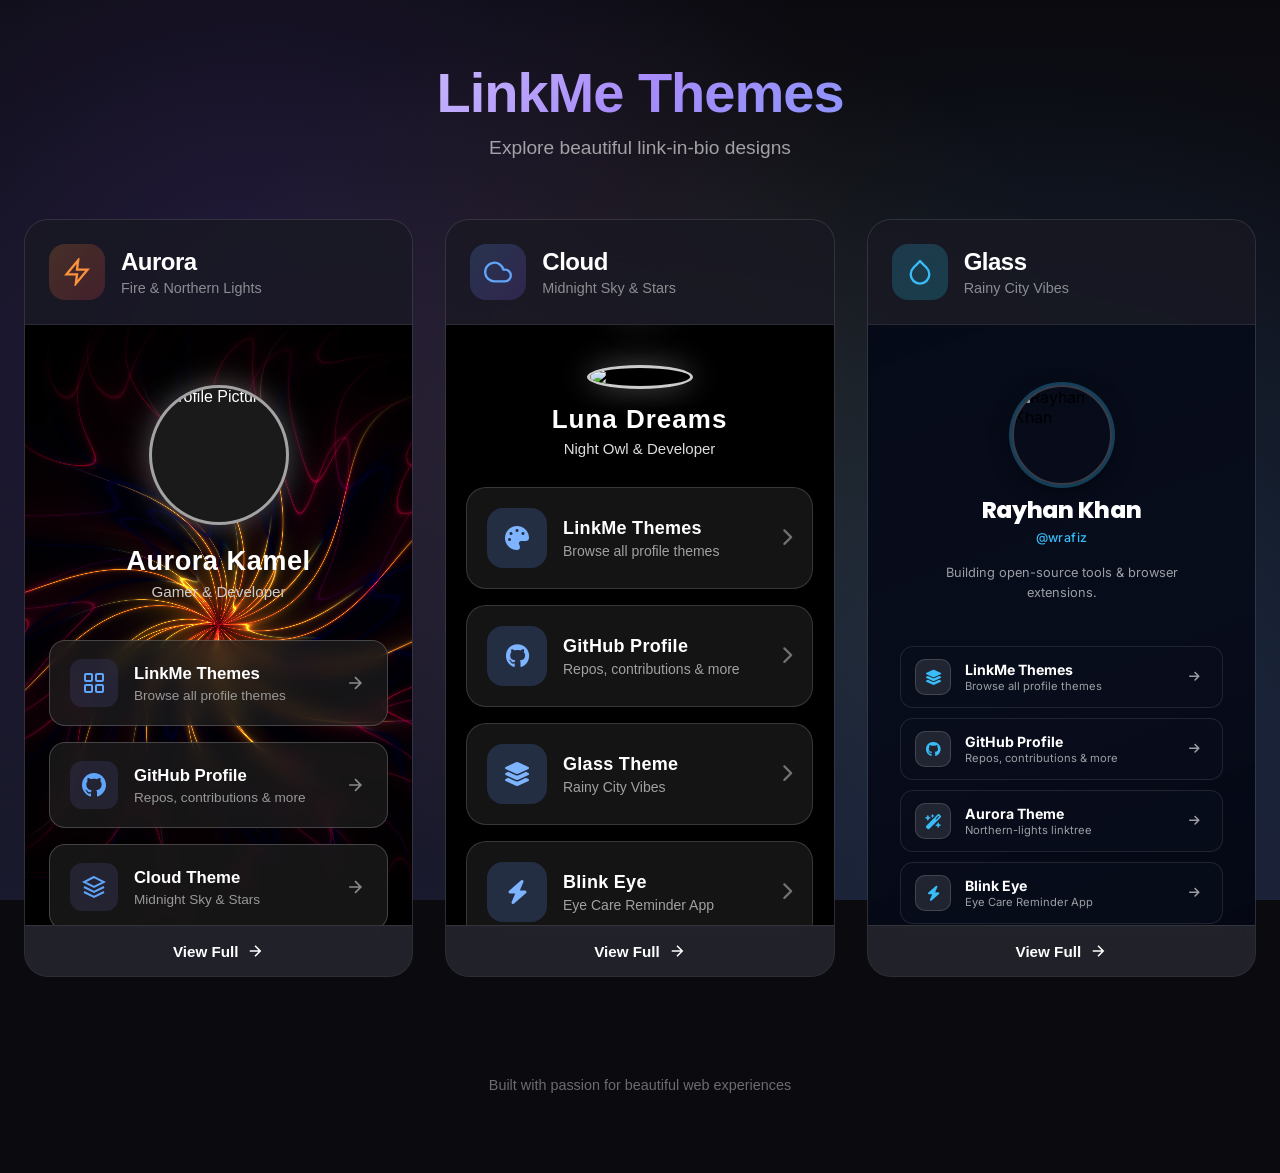
<file: index.html>
<!DOCTYPE html>
<html lang="en">
<head>
    <meta charset="UTF-8">
    <meta name="viewport" content="width=device-width, initial-scale=1.0">
    <title>LinkMe Themes Gallery</title>
    <link rel="stylesheet" href="styles.css">
</head>
<body>
    <div class="background-gradient"></div>
    
    <main class="container">
        <header class="header">
            <h1 class="title">LinkMe Themes</h1>
            <p class="subtitle">Explore beautiful link-in-bio designs</p>
        </header>

        <div class="gallery">
            <div class="theme-card">
                <div class="card-header">
                    <div class="theme-icon aurora-icon">
                        <svg viewBox="0 0 24 24" fill="none" stroke="currentColor" stroke-width="2">
                            <path d="M13 2L3 14h9l-1 8 10-12h-9l1-8z"/>
                        </svg>
                    </div>
                    <div class="theme-info">
                        <h2 class="theme-name">Aurora</h2>
                        <p class="theme-desc">Fire & Northern Lights</p>
                    </div>
                </div>
                <div class="iframe-wrapper">
                    <iframe src="Aurora/index.html" title="Aurora Theme" loading="lazy"></iframe>
                </div>
                <a href="Aurora/index.html" target="_blank" class="view-btn">
                    <span>View Full</span>
                    <svg viewBox="0 0 24 24" fill="none" stroke="currentColor" stroke-width="2">
                        <path d="M5 12h14M12 5l7 7-7 7"/>
                    </svg>
                </a>
            </div>

            <div class="theme-card">
                <div class="card-header">
                    <div class="theme-icon cloud-icon">
                        <svg viewBox="0 0 24 24" fill="none" stroke="currentColor" stroke-width="2">
                            <path d="M18 10h-1.26A8 8 0 1 0 9 20h9a5 5 0 0 0 0-10z"/>
                        </svg>
                    </div>
                    <div class="theme-info">
                        <h2 class="theme-name">Cloud</h2>
                        <p class="theme-desc">Midnight Sky & Stars</p>
                    </div>
                </div>
                <div class="iframe-wrapper">
                    <iframe src="Cloud/index.html" title="Cloud Theme" loading="lazy"></iframe>
                </div>
                <a href="Cloud/index.html" target="_blank" class="view-btn">
                    <span>View Full</span>
                    <svg viewBox="0 0 24 24" fill="none" stroke="currentColor" stroke-width="2">
                        <path d="M5 12h14M12 5l7 7-7 7"/>
                    </svg>
                </a>
            </div>

            <div class="theme-card">
                <div class="card-header">
                    <div class="theme-icon glass-icon">
                        <svg viewBox="0 0 24 24" fill="none" stroke="currentColor" stroke-width="2">
                            <path d="M12 2.69l5.66 5.66a8 8 0 1 1-11.31 0z"/>
                        </svg>
                    </div>
                    <div class="theme-info">
                        <h2 class="theme-name">Glass</h2>
                        <p class="theme-desc">Rainy City Vibes</p>
                    </div>
                </div>
                <div class="iframe-wrapper">
                    <iframe src="Glass/index.html" title="Glass Theme" loading="lazy"></iframe>
                </div>
                <a href="Glass/index.html" target="_blank" class="view-btn">
                    <span>View Full</span>
                    <svg viewBox="0 0 24 24" fill="none" stroke="currentColor" stroke-width="2">
                        <path d="M5 12h14M12 5l7 7-7 7"/>
                    </svg>
                </a>
            </div>
        </div>

        <footer class="footer">
            <p>Built with passion for beautiful web experiences</p>
        </footer>
    </main>
</body>
</html>
</file>
<file: styles.css>
* {
    margin: 0;
    padding: 0;
    box-sizing: border-box;
}

body {
    font-family: -apple-system, BlinkMacSystemFont, "Segoe UI", Roboto, Helvetica, Arial, sans-serif;
    background: #0a0a0f;
    color: #ffffff;
    min-height: 100vh;
    overflow-x: hidden;
    position: relative;
}

.background-gradient {
    position: fixed;
    top: 0;
    left: 0;
    width: 100%;
    height: 100%;
    z-index: -1;
    background: 
        radial-gradient(circle at 20% 30%, rgba(139, 92, 246, 0.15) 0%, transparent 50%),
        radial-gradient(circle at 80% 70%, rgba(56, 189, 248, 0.12) 0%, transparent 50%),
        radial-gradient(circle at 50% 50%, rgba(251, 191, 36, 0.08) 0%, transparent 60%),
        linear-gradient(180deg, #0a0a0f 0%, #1a1a2e 100%);
}

.container {
    max-width: 1400px;
    margin: 0 auto;
    padding: 60px 24px;
}

.header {
    text-align: center;
    margin-bottom: 60px;
}

.title {
    font-size: 3.5rem;
    font-weight: 800;
    background: linear-gradient(135deg, #ffffff 0%, #a78bfa 50%, #60a5fa 100%);
    -webkit-background-clip: text;
    -webkit-text-fill-color: transparent;
    background-clip: text;
    margin-bottom: 12px;
    letter-spacing: -1px;
}

.subtitle {
    font-size: 1.2rem;
    color: rgba(255, 255, 255, 0.6);
    font-weight: 400;
}

.gallery {
    display: grid;
    grid-template-columns: repeat(auto-fit, minmax(380px, 1fr));
    gap: 32px;
    margin-bottom: 60px;
}

.theme-card {
    background: rgba(30, 30, 40, 0.6);
    border: 1px solid rgba(255, 255, 255, 0.1);
    border-radius: 24px;
    overflow: hidden;
    backdrop-filter: blur(20px);
    -webkit-backdrop-filter: blur(20px);
    transition: all 0.4s cubic-bezier(0.25, 0.8, 0.25, 1);
}

.theme-card:hover {
    transform: translateY(-8px);
    border-color: rgba(255, 255, 255, 0.2);
    box-shadow: 
        0 20px 60px rgba(0, 0, 0, 0.5),
        0 0 40px rgba(139, 92, 246, 0.15);
}

.card-header {
    padding: 24px;
    display: flex;
    align-items: center;
    gap: 16px;
    background: rgba(20, 20, 30, 0.5);
    border-bottom: 1px solid rgba(255, 255, 255, 0.08);
}

.theme-icon {
    width: 56px;
    height: 56px;
    border-radius: 16px;
    display: flex;
    align-items: center;
    justify-content: center;
    flex-shrink: 0;
}

.theme-icon svg {
    width: 28px;
    height: 28px;
}

.aurora-icon {
    background: linear-gradient(135deg, rgba(251, 146, 60, 0.2) 0%, rgba(239, 68, 68, 0.2) 100%);
    color: #fb923c;
}

.cloud-icon {
    background: linear-gradient(135deg, rgba(96, 165, 250, 0.2) 0%, rgba(139, 92, 246, 0.2) 100%);
    color: #60a5fa;
}

.glass-icon {
    background: linear-gradient(135deg, rgba(56, 189, 248, 0.2) 0%, rgba(34, 211, 238, 0.2) 100%);
    color: #38bdf8;
}

.theme-info {
    flex: 1;
}

.theme-name {
    font-size: 1.5rem;
    font-weight: 700;
    margin-bottom: 4px;
    letter-spacing: -0.5px;
}

.theme-desc {
    font-size: 0.9rem;
    color: rgba(255, 255, 255, 0.5);
    font-weight: 400;
}

.iframe-wrapper {
    position: relative;
    width: 100%;
    height: 600px;
    background: #000000;
    overflow: hidden;
}

.iframe-wrapper iframe {
    width: 100%;
    height: 100%;
    border: none;
    display: block;
    overflow: hidden;
}

.view-btn {
    display: flex;
    align-items: center;
    justify-content: center;
    gap: 8px;
    padding: 16px 24px;
    background: rgba(255, 255, 255, 0.05);
    border: none;
    border-top: 1px solid rgba(255, 255, 255, 0.08);
    color: #ffffff;
    font-size: 0.95rem;
    font-weight: 600;
    text-decoration: none;
    cursor: pointer;
    transition: all 0.3s ease;
}

.view-btn svg {
    width: 18px;
    height: 18px;
    transition: transform 0.3s ease;
}

.view-btn:hover {
    background: rgba(255, 255, 255, 0.1);
}

.view-btn:hover svg {
    transform: translateX(4px);
}

.footer {
    text-align: center;
    padding: 40px 0 20px;
    color: rgba(255, 255, 255, 0.4);
    font-size: 0.9rem;
}

@media (max-width: 768px) {
    .title {
        font-size: 2.5rem;
    }
    
    .subtitle {
        font-size: 1rem;
    }
    
    .gallery {
        grid-template-columns: 1fr;
        gap: 24px;
    }
    
    .iframe-wrapper {
        height: 500px;
    }
    
    .container {
        padding: 40px 16px;
    }
}

@media (max-width: 480px) {
    .title {
        font-size: 2rem;
    }
    
    .iframe-wrapper {
        height: 450px;
    }
    
    .card-header {
        padding: 20px;
    }
    
    .theme-icon {
        width: 48px;
        height: 48px;
    }
    
    .theme-icon svg {
        width: 24px;
        height: 24px;
    }
    
    .theme-name {
        font-size: 1.3rem;
    }
}
</file>
